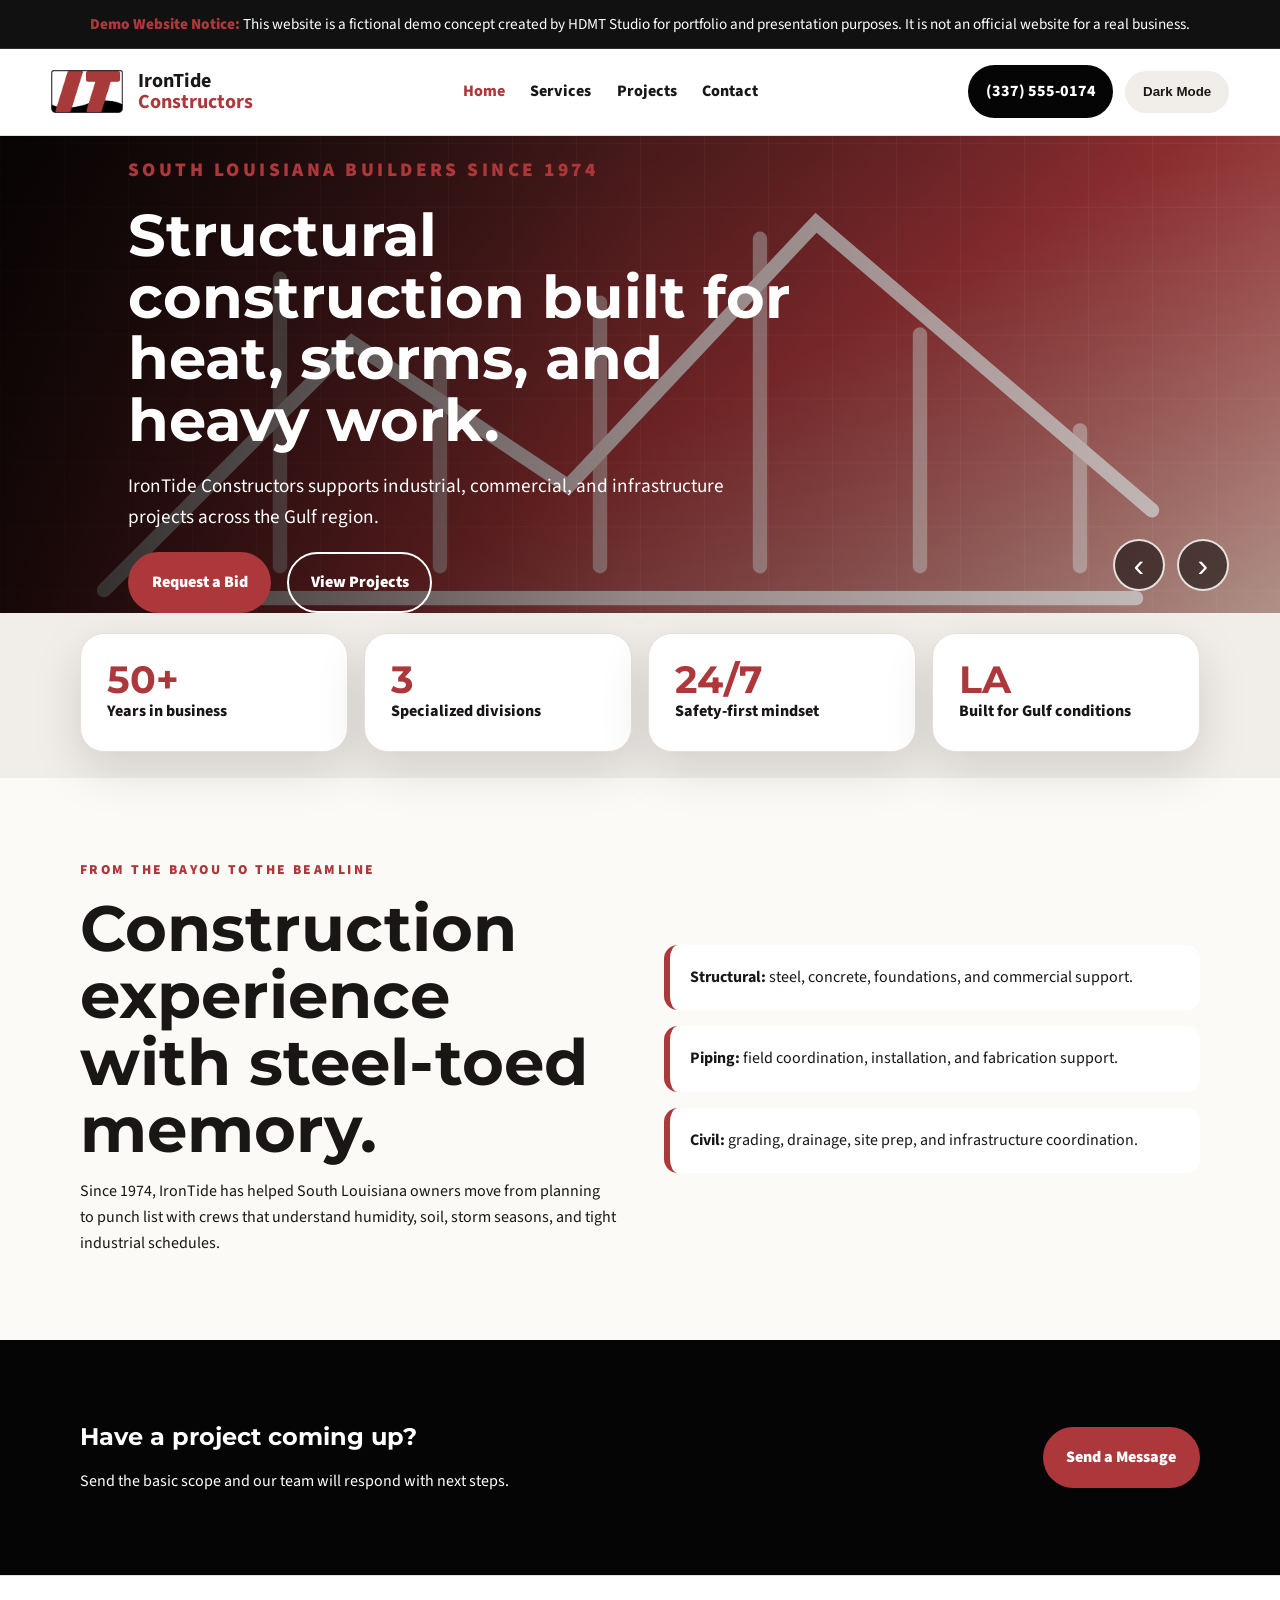
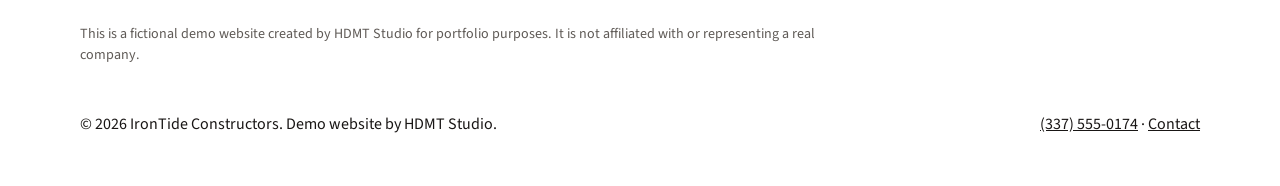
<file: it_construction_demo_v3_2_no_ghost/index.html>
<!DOCTYPE html>
<html lang="en">
<head>
  <meta charset="UTF-8" />
  <meta name="viewport" content="width=device-width, initial-scale=1.0" />
  <meta name="description" content="IronTide Constructors is a South Louisiana construction company serving structural, piping, and civil engineering projects since 1974." />
  <title>IronTide Constructors | South Louisiana Construction</title>
  <link rel="preconnect" href="https://fonts.googleapis.com">
  <link rel="preconnect" href="https://fonts.gstatic.com" crossorigin>
  <link href="https://fonts.googleapis.com/css2?family=Montserrat:wght@700;800&family=Source+Sans+3:wght@400;600;700&display=swap" rel="stylesheet">
  <link rel="stylesheet" href="styles.css" />
</head>
<body>
  <div class="demo-notice">
  <p>
    <strong>Demo Website Notice:</strong>
    This website is a fictional demo concept created by HDMT Studio for portfolio and presentation purposes.
    It is not an official website for a real business.
  </p>
</div>
  <a class="skip-link" href="#main">Skip to main content</a>

  <header class="site-header" aria-label="Main header">
    <nav class="nav" aria-label="Primary navigation">
      <a class="brand" href="index.html" aria-label="IronTide Constructors home">
        <img src="assets/logo (2).png" alt="IronTide Constructors logo" />
        <span><strong>IronTide</strong><b>Constructors</b></span>
      </a>
      <button class="menu-toggle" aria-expanded="false" aria-controls="nav-menu">Menu</button>
      <ul id="nav-menu" class="nav-menu">
        <li><a aria-current="page" href="index.html">Home</a></li>
        <li><a href="services.html">Services</a></li>
        <li><a href="projects.html">Projects</a></li>
        <li><a href="contact.html">Contact</a></li>
      </ul>
      <div class="nav-actions">
        <a class="phone-pill" href="tel:+13375550174">(337) 555-0174</a>
        <button class="theme-toggle" type="button" aria-pressed="false">Dark Mode</button>
      </div>
    </nav>
  </header>

  <main id="main">
    <section class="hero" aria-label="Featured construction services">
      <div class="hero-track" aria-live="polite">
        <article class="hero-slide slide-1">
          <div class="hero-content">
            <p class="eyebrow">South Louisiana builders since 1974</p>
            <h1>Structural construction built for heat, storms, and heavy work.</h1>
            <p>IronTide Constructors supports industrial, commercial, and infrastructure projects across the Gulf region.</p>
            <div class="hero-buttons">
              <a class="btn primary" href="contact.html">Request a Bid</a>
              <a class="btn ghost" href="projects.html">View Projects</a>
            </div>
          </div>
        </article>
        <article class="hero-slide slide-2">
          <div class="hero-content">
            <p class="eyebrow">Piping division</p>
            <h2>Pipe crews that keep field coordination clean.</h2>
            <p>Fabrication support, installation planning, and jobsite execution for demanding schedules.</p>
            <div class="hero-buttons">
              <a class="btn primary" href="services.html#piping">Explore Piping</a>
            </div>
          </div>
        </article>
        <article class="hero-slide slide-3">
          <div class="hero-content">
            <p class="eyebrow">Civil engineering support</p>
            <h2>Practical planning before concrete meets clay.</h2>
            <p>Grading, drainage, site prep, and coordination built around real Gulf Coast conditions.</p>
            <div class="hero-buttons">
              <a class="btn primary" href="services.html#civil">Civil Services</a>
            </div>
          </div>
        </article>
      </div>
      <div class="hero-controls" aria-label="Hero slide controls">
        <button class="hero-control hero-prev" type="button" aria-label="Previous hero slide">‹</button>
        <button class="hero-control hero-next" type="button" aria-label="Next hero slide">›</button>
      </div>
    </section>

    <section class="stats section-pad" aria-label="Company experience and history">
      <div class="container stat-grid">
        <div class="stat-card"><strong>50+</strong><span>Years in business</span></div>
        <div class="stat-card"><strong>3</strong><span>Specialized divisions</span></div>
        <div class="stat-card"><strong>24/7</strong><span>Safety-first mindset</span></div>
        <div class="stat-card"><strong>LA</strong><span>Built for Gulf conditions</span></div>
      </div>
    </section>

    <section class="section-pad">
      <div class="container split">
        <div>
          <p class="eyebrow">From the bayou to the beamline</p>
          <h2>Construction experience with steel-toed memory.</h2>
          <p>Since 1974, IronTide has helped South Louisiana owners move from planning to punch list with crews that understand humidity, soil, storm seasons, and tight industrial schedules.</p>
        </div>
        <div class="feature-list" aria-label="Company strengths">
          <p><strong>Structural:</strong> steel, concrete, foundations, and commercial support.</p>
          <p><strong>Piping:</strong> field coordination, installation, and fabrication support.</p>
          <p><strong>Civil:</strong> grading, drainage, site prep, and infrastructure coordination.</p>
        </div>
      </div>
    </section>

    <section class="cta-band">
      <div class="container cta-inner">
        <div>
          <h2>Have a project coming up?</h2>
          <p>Send the basic scope and our team will respond with next steps.</p>
        </div>
        <a class="btn primary" href="sms:+13375550174">Send a Message</a>
      </div>
    </section>
  </main>

  <footer class="footer">
    <div class="container footer-grid">
      <p class="demo-footer-note">
  This is a fictional demo website created by HDMT Studio for portfolio purposes.
  It is not affiliated with or representing a real company.
</p>
      <p>© 2026 IronTide Constructors. Demo website by HDMT Studio.</p>
      <p><a href="tel:+13375550174">(337) 555-0174</a> · <a href="contact.html">Contact</a></p>
    </div>
  </footer>
  <script src="script.js"></script>
</body>
</html>
</file>
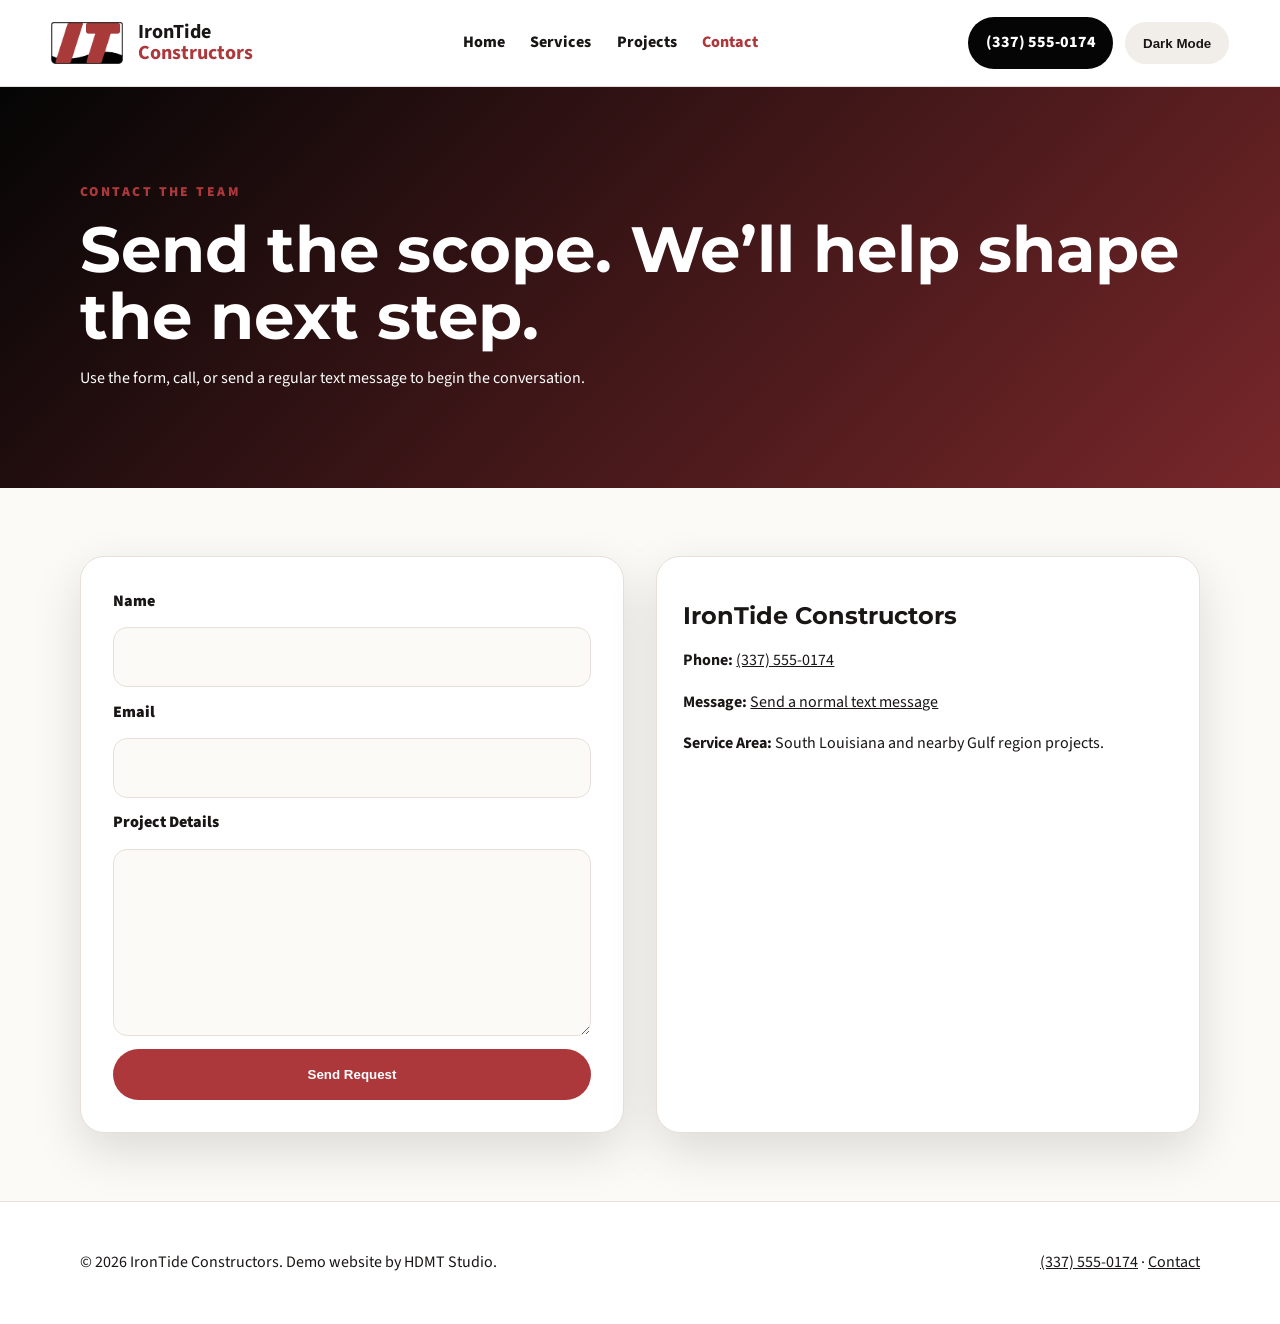
<file: it_construction_demo_v3_2_no_ghost/contact.html>
<!DOCTYPE html>
<html lang="en">
<head>
  <meta charset="UTF-8" />
  <meta name="viewport" content="width=device-width, initial-scale=1.0" />
  <meta name="description" content="Contact IronTide Constructors for construction bids in South Louisiana." />
  <title>Contact | IronTide Constructors</title>
  <link rel="preconnect" href="https://fonts.googleapis.com">
  <link rel="preconnect" href="https://fonts.gstatic.com" crossorigin>
  <link href="https://fonts.googleapis.com/css2?family=Montserrat:wght@700;800&family=Source+Sans+3:wght@400;600;700&display=swap" rel="stylesheet">
  <link rel="stylesheet" href="styles.css" />
</head>
<body>
  <a class="skip-link" href="#main">Skip to main content</a>
  <header class="site-header">
    <nav class="nav" aria-label="Primary navigation">
      <a class="brand" href="index.html">
        <img src="assets/logo (2).png" alt="IronTide Constructors logo" />
        <span><strong>IronTide</strong><b>Constructors</b></span>
      </a>
      <button class="menu-toggle" aria-expanded="false" aria-controls="nav-menu">Menu</button>
      <ul id="nav-menu" class="nav-menu">
        <li><a  href="index.html">Home</a></li>
        <li><a  href="services.html">Services</a></li>
        <li><a  href="projects.html">Projects</a></li>
        <li><a aria-current="page" href="contact.html">Contact</a></li>
      </ul>
      <div class="nav-actions">
        <a class="phone-pill" href="tel:+13375550174">(337) 555-0174</a>
        <button class="theme-toggle" type="button" aria-pressed="false">Dark Mode</button>
      </div>
    </nav>
  </header>
  <main id="main">
    <section class="page-hero">
      <div class="container">
        <p class="eyebrow">Contact the team</p>
        <h1>Send the scope. We’ll help shape the next step.</h1>
        <p>Use the form, call, or send a regular text message to begin the conversation.</p>
      </div>
    </section>

    <section class="section-pad">
      <div class="container contact-grid">
        <form class="contact-form" aria-label="Construction project contact form">
          <label for="name">Name</label>
          <input id="name" name="name" type="text" autocomplete="name" required />
          <label for="email">Email</label>
          <input id="email" name="email" type="email" autocomplete="email" required />
          <label for="message">Project Details</label>
          <textarea id="message" name="message" rows="6" required></textarea>
          <button class="btn primary" type="submit">Send Request</button>
        </form>
        <aside class="contact-card" aria-label="Company contact information">
          <h2>IronTide Constructors</h2>
          <p><strong>Phone:</strong> <a href="tel:+13375550174">(337) 555-0174</a></p>
          <p><strong>Message:</strong> <a href="sms:+13375550174">Send a normal text message</a></p>
          <p><strong>Service Area:</strong> South Louisiana and nearby Gulf region projects.</p>
          <div class="map" role="img" aria-label="Embedded map placeholder for Lafayette, Louisiana">
            <iframe title="Map showing Lafayette, Louisiana" src="https://www.google.com/maps?q=Lafayette,+LA&output=embed" loading="lazy"></iframe>
          </div>
        </aside>
      </div>
    </section>

  </main>
  <footer class="footer">
    <div class="container footer-grid">
      <p>© 2026 IronTide Constructors. Demo website by HDMT Studio.</p>
      <p><a href="tel:+13375550174">(337) 555-0174</a> · <a href="contact.html">Contact</a></p>
    </div>
  </footer>
  <script src="script.js"></script>
</body>
</html>
</file>
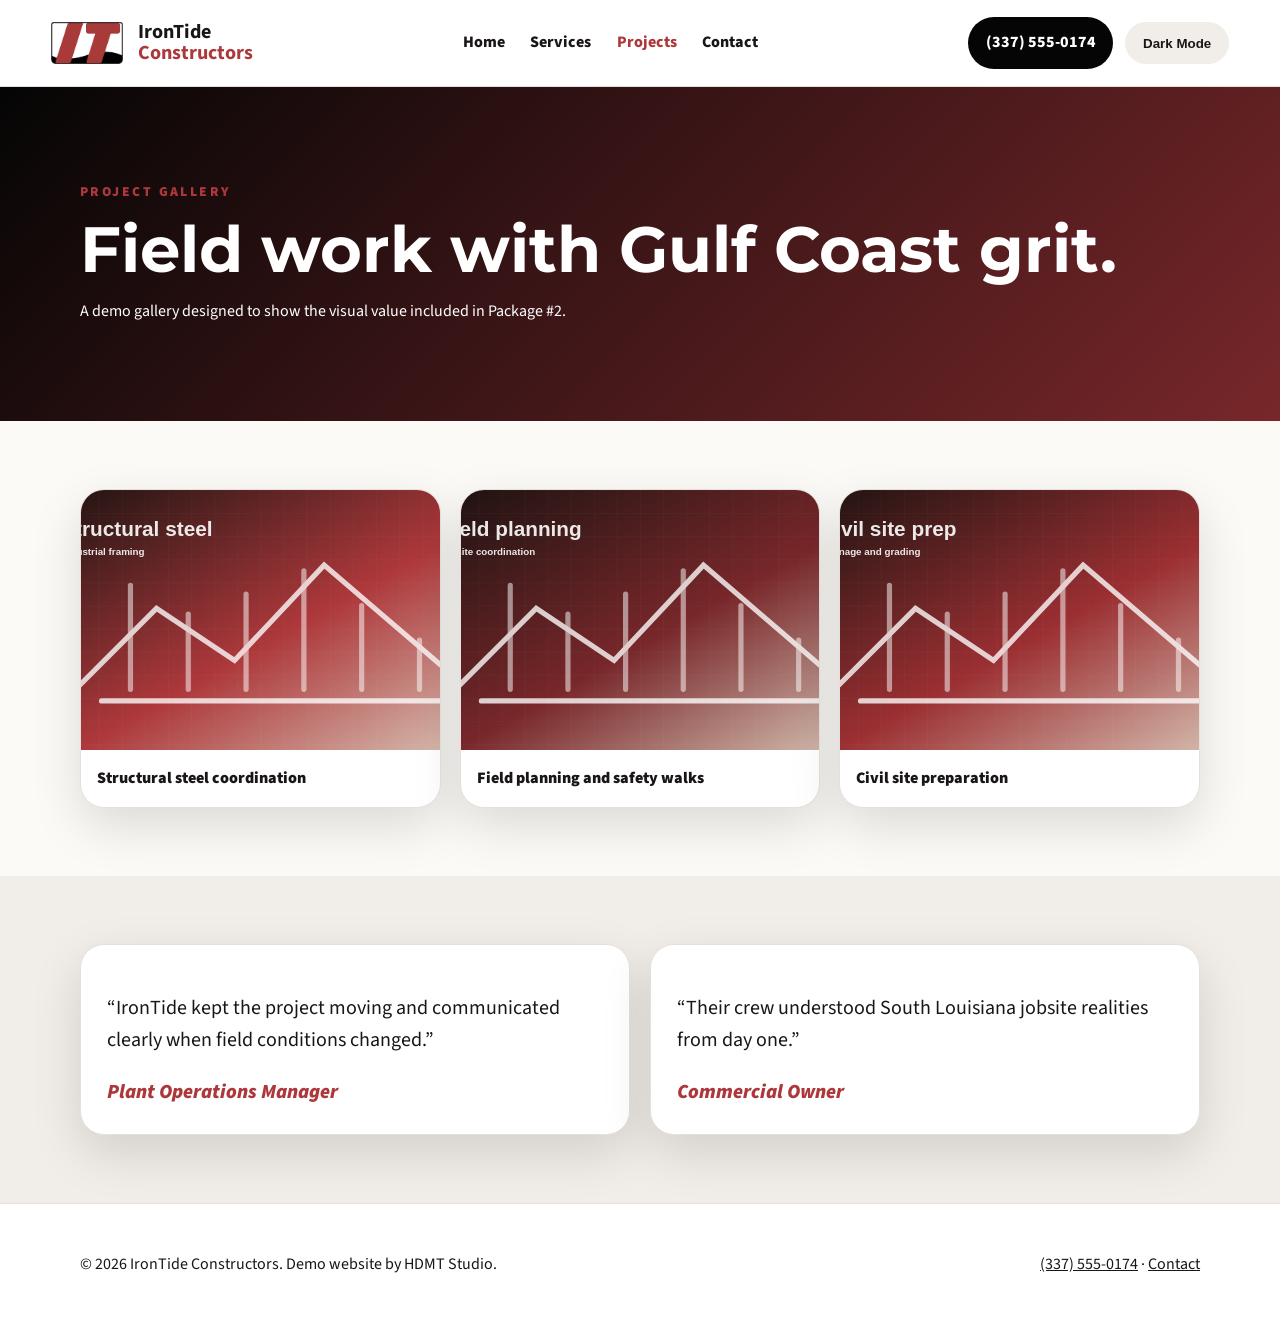
<file: it_construction_demo_v3_2_no_ghost/projects.html>
<!DOCTYPE html>
<html lang="en">
<head>
  <meta charset="UTF-8" />
  <meta name="viewport" content="width=device-width, initial-scale=1.0" />
  <meta name="description" content="Project gallery and testimonials for IronTide Constructors." />
  <title>Projects | IronTide Constructors</title>
  <link rel="preconnect" href="https://fonts.googleapis.com">
  <link rel="preconnect" href="https://fonts.gstatic.com" crossorigin>
  <link href="https://fonts.googleapis.com/css2?family=Montserrat:wght@700;800&family=Source+Sans+3:wght@400;600;700&display=swap" rel="stylesheet">
  <link rel="stylesheet" href="styles.css" />
</head>
<body>
  <a class="skip-link" href="#main">Skip to main content</a>
  <header class="site-header">
    <nav class="nav" aria-label="Primary navigation">
      <a class="brand" href="index.html">
        <img src="assets/logo (2).png" alt="IronTide Constructors logo" />
        <span><strong>IronTide</strong><b>Constructors</b></span>
      </a>
      <button class="menu-toggle" aria-expanded="false" aria-controls="nav-menu">Menu</button>
      <ul id="nav-menu" class="nav-menu">
        <li><a  href="index.html">Home</a></li>
        <li><a  href="services.html">Services</a></li>
        <li><a aria-current="page" href="projects.html">Projects</a></li>
        <li><a  href="contact.html">Contact</a></li>
      </ul>
      <div class="nav-actions">
        <a class="phone-pill" href="tel:+13375550174">(337) 555-0174</a>
        <button class="theme-toggle" type="button" aria-pressed="false">Dark Mode</button>
      </div>
    </nav>
  </header>
  <main id="main">
    <section class="page-hero">
      <div class="container">
        <p class="eyebrow">Project gallery</p>
        <h1>Field work with Gulf Coast grit.</h1>
        <p>A demo gallery designed to show the visual value included in Package #2.</p>
      </div>
    </section>

    <section class="section-pad">
      <div class="container gallery">
        <figure>
          <img src="assets/gallery-structural.svg" alt="Stylized structural steel construction frame" />
          <figcaption>Structural steel coordination</figcaption>
        </figure>
        <figure>
          <img src="assets/gallery-planning.svg" alt="Stylized field planning and jobsite coordination" />
          <figcaption>Field planning and safety walks</figcaption>
        </figure>
        <figure>
          <img src="assets/gallery-civil.svg" alt="Stylized civil site preparation with grading and drainage" />
          <figcaption>Civil site preparation</figcaption>
        </figure>
      </div>
    </section>

    <section class="section-pad muted">
      <div class="container testimonials">
        <blockquote>
          <p>“IronTide kept the project moving and communicated clearly when field conditions changed.”</p>
          <cite>Plant Operations Manager</cite>
        </blockquote>
        <blockquote>
          <p>“Their crew understood South Louisiana jobsite realities from day one.”</p>
          <cite>Commercial Owner</cite>
        </blockquote>
      </div>
    </section>

  </main>
  <footer class="footer">
    <div class="container footer-grid">
      <p>© 2026 IronTide Constructors. Demo website by HDMT Studio.</p>
      <p><a href="tel:+13375550174">(337) 555-0174</a> · <a href="contact.html">Contact</a></p>
    </div>
  </footer>
  <script src="script.js"></script>
</body>
</html>
</file>
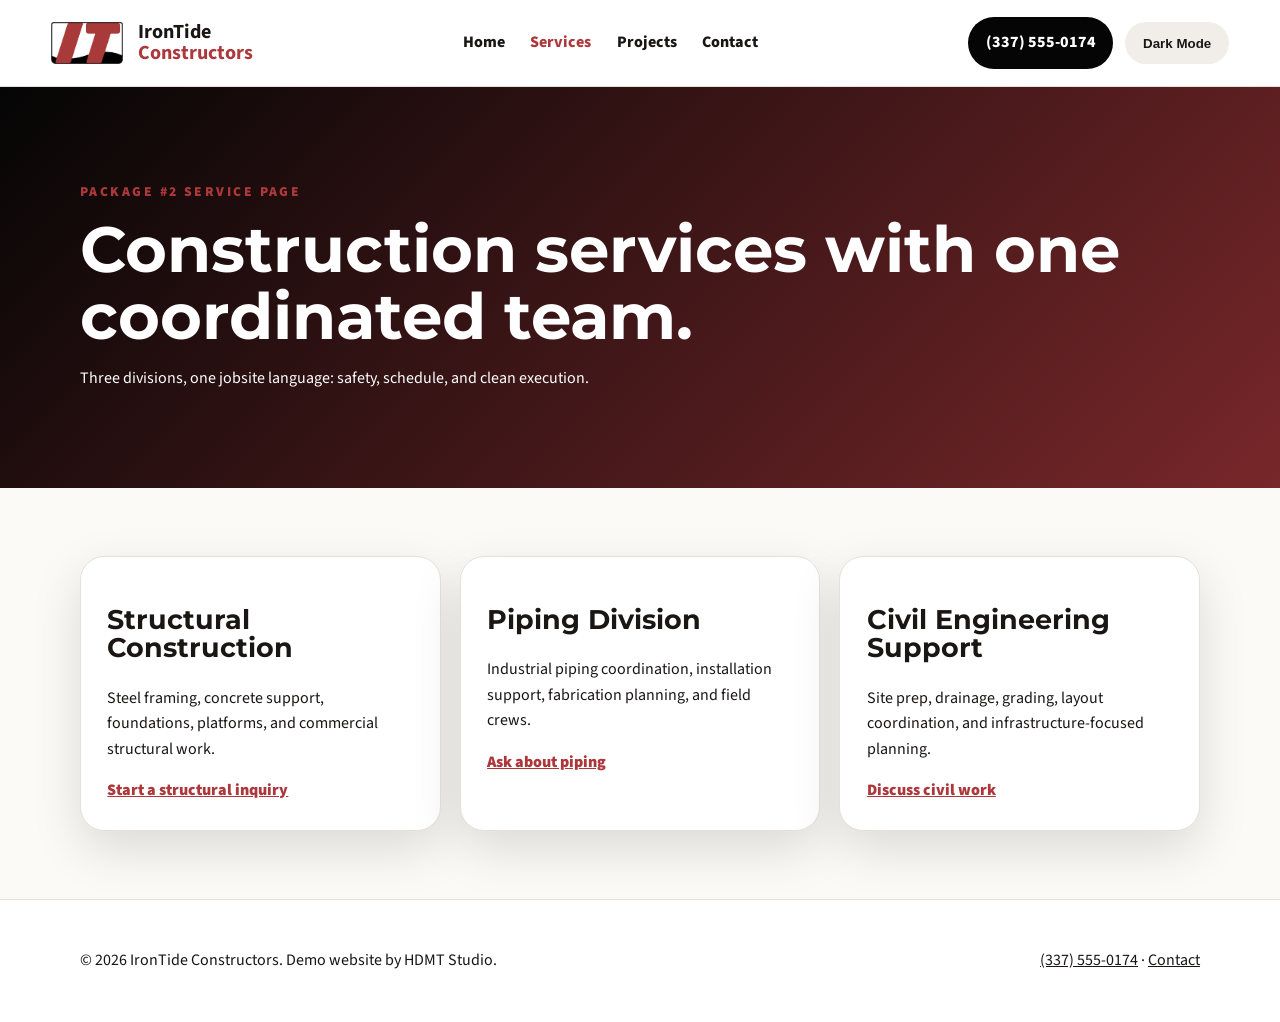
<file: it_construction_demo_v3_2_no_ghost/services.html>
<!DOCTYPE html>
<html lang="en">
<head>
  <meta charset="UTF-8" />
  <meta name="viewport" content="width=device-width, initial-scale=1.0" />
  <meta name="description" content="Structural, piping, and civil engineering services from IronTide Constructors in South Louisiana." />
  <title>Services | IronTide Constructors</title>
  <link rel="preconnect" href="https://fonts.googleapis.com">
  <link rel="preconnect" href="https://fonts.gstatic.com" crossorigin>
  <link href="https://fonts.googleapis.com/css2?family=Montserrat:wght@700;800&family=Source+Sans+3:wght@400;600;700&display=swap" rel="stylesheet">
  <link rel="stylesheet" href="styles.css" />
</head>
<body>
  <a class="skip-link" href="#main">Skip to main content</a>
  <header class="site-header">
    <nav class="nav" aria-label="Primary navigation">
      <a class="brand" href="index.html">
        <img src="assets/logo (2).png" alt="IronTide Constructors logo" />
        <span><strong>IronTide</strong><b>Constructors</b></span>
      </a>
      <button class="menu-toggle" aria-expanded="false" aria-controls="nav-menu">Menu</button>
      <ul id="nav-menu" class="nav-menu">
        <li><a  href="index.html">Home</a></li>
        <li><a aria-current="page" href="services.html">Services</a></li>
        <li><a  href="projects.html">Projects</a></li>
        <li><a  href="contact.html">Contact</a></li>
      </ul>
      <div class="nav-actions">
        <a class="phone-pill" href="tel:+13375550174">(337) 555-0174</a>
        <button class="theme-toggle" type="button" aria-pressed="false">Dark Mode</button>
      </div>
    </nav>
  </header>
  <main id="main">
    <section class="page-hero">
      <div class="container">
        <p class="eyebrow">Package #2 service page</p>
        <h1>Construction services with one coordinated team.</h1>
        <p>Three divisions, one jobsite language: safety, schedule, and clean execution.</p>
      </div>
    </section>

    <section class="section-pad">
      <div class="container cards">
        <article class="service-card" id="structural">
          <h2>Structural Construction</h2>
          <p>Steel framing, concrete support, foundations, platforms, and commercial structural work.</p>
          <a href="contact.html">Start a structural inquiry</a>
        </article>
        <article class="service-card" id="piping">
          <h2>Piping Division</h2>
          <p>Industrial piping coordination, installation support, fabrication planning, and field crews.</p>
          <a href="contact.html">Ask about piping</a>
        </article>
        <article class="service-card" id="civil">
          <h2>Civil Engineering Support</h2>
          <p>Site prep, drainage, grading, layout coordination, and infrastructure-focused planning.</p>
          <a href="contact.html">Discuss civil work</a>
        </article>
      </div>
    </section>

  </main>
  <footer class="footer">
    <div class="container footer-grid">
      <p>© 2026 IronTide Constructors. Demo website by HDMT Studio.</p>
      <p><a href="tel:+13375550174">(337) 555-0174</a> · <a href="contact.html">Contact</a></p>
    </div>
  </footer>
  <script src="script.js"></script>
</body>
</html>
</file>
<file: it_construction_demo_v3_2_no_ghost/styles.css>
:root {
  --bg: #fbfaf7;
  --surface: #ffffff;
  --text: #191615;
  --muted: #5f5a56;
  --line: #e7e0da;
  --brand: #ad383b;
  --brand-dark: #78272a;
  --ink: #050505;
  --cream: #f1ede8;
  --shadow: 0 18px 50px rgba(0, 0, 0, .13);
  --radius: 24px;
}

[data-theme="dark"] {
  --bg: #111111;
  --surface: #1b1b1b;
  --text: #f7f3ee;
  --muted: #cac0b8;
  --line: #37302e;
  --brand: #d34b4e;
  --brand-dark: #b63b3e;
  --ink: #000;
  --cream: #181512;
  --shadow: 0 18px 50px rgba(0, 0, 0, .45);
}

* {
  box-sizing: border-box;
}

html {
  scroll-behavior: smooth;
}

body {
  margin: 0;
  font-family: "Source Sans 3", Arial, sans-serif;
  background: var(--bg);
  color: var(--text);
  line-height: 1.6;
}

img {
  max-width: 100%;
  display: block;
}

a {
  color: inherit;
}

a:focus-visible,
button:focus-visible,
input:focus-visible,
textarea:focus-visible {
  outline: 4px solid var(--brand);
  outline-offset: 4px;
}

/* ================================
   Demo Website Notice
================================ */

.demo-notice {
  background: #111;
  color: #fff;
  text-align: center;
  padding: 0.8rem 1rem;
  font-size: 0.95rem;
  line-height: 1.45;
  border-bottom: 1px solid rgba(255, 255, 255, 0.12);
  position: relative;
  z-index: 1000;
}

.demo-notice p {
  margin: 0;
}

.demo-notice strong {
  color: var(--brand);
  font-weight: 900;
}

[data-theme="dark"] .demo-notice {
  background: #050505;
  color: #f7f3ee;
  border-bottom: 1px solid var(--line);
}

/* ================================
   Accessibility
================================ */

.skip-link {
  position: absolute;
  left: 1rem;
  top: -100px;
  background: var(--brand);
  color: #fff;
  padding: .75rem 1rem;
  z-index: 99;
}

.skip-link:focus {
  top: 1rem;
}

/* ================================
   Layout
================================ */

.container {
  width: min(1120px, 92%);
  margin-inline: auto;
}

/* ================================
   Header / Navigation
================================ */

.site-header {
  position: sticky;
  top: 0;
  z-index: 20;
  background: color-mix(in srgb, var(--surface) 94%, transparent);
  backdrop-filter: blur(16px);
  border-bottom: 1px solid var(--line);
}

.nav {
  min-height: 86px;
  display: flex;
  align-items: center;
  gap: 2rem;
  width: min(1280px, 92%);
  margin: auto;
}

.brand {
  display: flex;
  align-items: center;
  gap: .9rem;
  text-decoration: none;
}

.brand img {
  width: 72px;
  height: 50px;
  object-fit: contain;
}

.brand span {
  line-height: 1.05;
  font-size: 1.25rem;
}

.brand b {
  display: block;
  color: var(--brand);
}

.nav-menu {
  margin: 0 auto;
  padding: 0;
  list-style: none;
  display: flex;
  gap: 1.6rem;
  font-weight: 800;
}

.nav-menu a {
  text-decoration: none;
}

.nav-menu a[aria-current="page"],
.nav-menu a:hover {
  color: var(--brand);
}

.nav-actions {
  display: flex;
  align-items: center;
  gap: .75rem;
}

.phone-pill,
.theme-toggle,
.menu-toggle {
  border: 0;
  border-radius: 999px;
  padding: .85rem 1.1rem;
  font-weight: 800;
  text-decoration: none;
}

.phone-pill {
  background: var(--ink);
  color: #fff;
}

.theme-toggle,
.menu-toggle {
  background: var(--cream);
  color: var(--text);
  cursor: pointer;
}

.menu-toggle {
  display: none;
}

/* ================================
   Hero
================================ */

.hero {
  overflow: hidden;
  background: #000;
  position: relative;
}

.hero-track {
  display: flex;
  transition: transform 1.2s ease-in-out;
}

.hero-slide {
  flex: 0 0 100%;
  min-height: clamp(330px, 46vh, 430px);
  display: flex;
  align-items: center;
  background-size: cover;
  background-position: center;
  position: relative;
}

.hero-slide::before {
  content: "";
  position: absolute;
  inset: 0;
  background: linear-gradient(
    90deg,
    rgba(0, 0, 0, .84),
    rgba(0, 0, 0, .38),
    rgba(0, 0, 0, .16)
  );
}

.slide-1 {
  background-image: url('assets/hero-structural.svg');
}

.slide-2 {
  background-image: url('assets/hero-piping.svg');
}

.slide-3 {
  background-image: url('assets/hero-civil.svg');
}

.hero-content {
  position: relative;
  color: white;
  width: min(720px, 92%);
  margin-left: clamp(1.2rem, 10vw, 12rem);
}

.eyebrow {
  letter-spacing: .18em;
  text-transform: uppercase;
  color: var(--brand);
  font-weight: 900;
  font-size: .85rem;
}

.hero h1,
.hero h2,
.page-hero h1,
h2 {
  font-family: Montserrat, Arial, sans-serif;
  line-height: 1.05;
}

.hero h1,
.hero h2 {
  font-size: clamp(2rem, 4.6vw, 4rem);
  margin: .2rem 0 1rem;
}

.hero p {
  font-size: clamp(1rem, 1.5vw, 1.2rem);
  max-width: 660px;
}

.hero-buttons {
  display: flex;
  gap: 1rem;
  flex-wrap: wrap;
  margin-top: 1.2rem;
}

.btn {
  display: inline-flex;
  align-items: center;
  justify-content: center;
  border-radius: 999px;
  padding: 1rem 1.35rem;
  font-weight: 900;
  text-decoration: none;
  border: 2px solid transparent;
}

.btn.primary {
  background: var(--brand);
  color: white;
}

.btn.primary:hover {
  background: var(--brand-dark);
}

.btn.ghost {
  border-color: #fff;
  color: #fff;
}

/* Hero Controls */

.hero-controls {
  position: absolute;
  right: clamp(1rem, 4vw, 4rem);
  bottom: 1.4rem;
  display: flex;
  gap: .75rem;
  z-index: 5;
}

.hero-control {
  width: 52px;
  height: 52px;
  border: 2px solid rgba(255, 255, 255, .85);
  border-radius: 999px;
  background: rgba(0, 0, 0, .55);
  color: #fff;
  font-size: 2rem;
  line-height: 1;
  cursor: pointer;
  backdrop-filter: blur(8px);
}

.hero-control:hover {
  background: var(--brand);
}

.hero-control:focus-visible {
  outline: 4px solid #fff;
  outline-offset: 4px;
}

/* ================================
   Sections
================================ */

.section-pad {
  padding: 4.25rem 0;
}

.stats {
  background: var(--cream);
  padding: 1.25rem 0 1.6rem;
}

.stat-grid {
  display: grid;
  grid-template-columns: repeat(4, 1fr);
  gap: 1rem;
}

.stat-card,
.service-card,
.contact-card,
blockquote {
  background: var(--surface);
  border: 1px solid var(--line);
  border-radius: var(--radius);
  padding: 1.65rem;
  box-shadow: var(--shadow);
}

.stat-card strong {
  display: block;
  font-size: 2.4rem;
  line-height: 1;
  color: var(--brand);
  font-family: Montserrat, Arial, sans-serif;
}

.stat-card span {
  font-weight: 800;
}

.split {
  display: grid;
  grid-template-columns: 1fr 1fr;
  gap: 3rem;
  align-items: center;
}

.split h2,
.page-hero h1 {
  font-size: clamp(2.2rem, 5vw, 4.4rem);
  margin: .2rem 0 1rem;
}

.feature-list {
  display: grid;
  gap: 1rem;
}

.feature-list p {
  margin: 0;
  padding: 1.25rem;
  border-left: 6px solid var(--brand);
  background: var(--surface);
  border-radius: 14px;
}

/* ================================
   CTA
================================ */

.cta-band {
  padding: 4rem 0;
  background: var(--ink);
  color: white;
}

.cta-inner {
  display: flex;
  align-items: center;
  justify-content: space-between;
  gap: 2rem;
}

/* ================================
   Page Hero
================================ */

.page-hero {
  padding: 5rem 0;
  background: linear-gradient(135deg, var(--ink), var(--brand-dark));
  color: white;
}

/* ================================
   Cards / Services
================================ */

.cards {
  display: grid;
  grid-template-columns: repeat(3, 1fr);
  gap: 1.2rem;
}

.service-card h2 {
  font-size: 1.7rem;
}

.service-card a {
  font-weight: 900;
  color: var(--brand);
}

/* ================================
   Gallery
================================ */

.gallery {
  display: grid;
  grid-template-columns: repeat(3, 1fr);
  gap: 1.2rem;
}

.gallery figure {
  margin: 0;
  background: var(--surface);
  border-radius: var(--radius);
  overflow: hidden;
  border: 1px solid var(--line);
  box-shadow: var(--shadow);
}

.gallery img {
  height: 260px;
  width: 100%;
  object-fit: cover;
  background: var(--cream);
}

.gallery figcaption {
  padding: 1rem;
  font-weight: 900;
}

/* ================================
   Muted Sections / Testimonials
================================ */

.muted {
  background: var(--cream);
}

.testimonials {
  display: grid;
  grid-template-columns: 1fr 1fr;
  gap: 1.2rem;
}

blockquote {
  margin: 0;
  font-size: 1.25rem;
}

cite {
  display: block;
  color: var(--brand);
  font-weight: 900;
  margin-top: 1rem;
}

/* ================================
   Contact
================================ */

.contact-grid {
  display: grid;
  grid-template-columns: 1fr 1fr;
  gap: 2rem;
}

.contact-form {
  display: grid;
  gap: .8rem;
  background: var(--surface);
  border: 1px solid var(--line);
  border-radius: var(--radius);
  padding: 2rem;
  box-shadow: var(--shadow);
}

label {
  font-weight: 900;
}

input,
textarea {
  width: 100%;
  border: 1px solid var(--line);
  border-radius: 14px;
  background: var(--bg);
  color: var(--text);
  padding: 1rem;
  font: inherit;
}

.map iframe {
  width: 100%;
  height: 280px;
  border: 0;
  border-radius: 18px;
}

/* ================================
   Footer
================================ */

.footer {
  padding: 2rem 0;
  background: var(--surface);
  border-top: 1px solid var(--line);
}

.footer-grid {
  display: flex;
  justify-content: space-between;
  gap: 1rem;
  flex-wrap: wrap;
}

.demo-footer-note {
  font-size: 0.88rem;
  color: var(--muted);
  max-width: 760px;
  margin-top: 1rem;
  line-height: 1.5;
}

/* ================================
   Reduced Motion
================================ */

@media (prefers-reduced-motion: reduce) {
  *,
  *::before,
  *::after {
    animation-duration: .01ms !important;
    animation-iteration-count: 1 !important;
    scroll-behavior: auto !important;
  }

  .hero-track {
    transition: none;
  }
}

/* ================================
   Responsive
================================ */

@media (max-width: 850px) {
  .demo-notice {
    font-size: 0.82rem;
    padding: 0.7rem 1rem;
  }

  .demo-footer-note {
    font-size: 0.8rem;
  }

  .nav {
    flex-wrap: wrap;
    padding: 1rem 0;
  }

  .menu-toggle {
    display: inline-flex;
    margin-left: auto;
  }

  .nav-menu {
    display: none;
    flex-basis: 100%;
    flex-direction: column;
    background: var(--surface);
    padding: 1rem;
    border-radius: 18px;
  }

  .nav-menu.open {
    display: flex;
  }

  .nav-actions {
    width: 100%;
    justify-content: space-between;
  }

  .hero-slide {
    min-height: 420px;
  }

  .stat-grid,
  .cards,
  .gallery,
  .split,
  .testimonials,
  .contact-grid {
    grid-template-columns: 1fr;
  }

  .cta-inner {
    align-items: flex-start;
    flex-direction: column;
  }

  .hero-content {
    margin-inline: auto;
  }

  .hero h1,
  .hero h2 {
    font-size: clamp(2rem, 10vw, 3.2rem);
  }

  .hero-controls {
    right: 1rem;
    bottom: 1rem;
  }

  .hero-control {
    width: 46px;
    height: 46px;
  }
}
</file>
